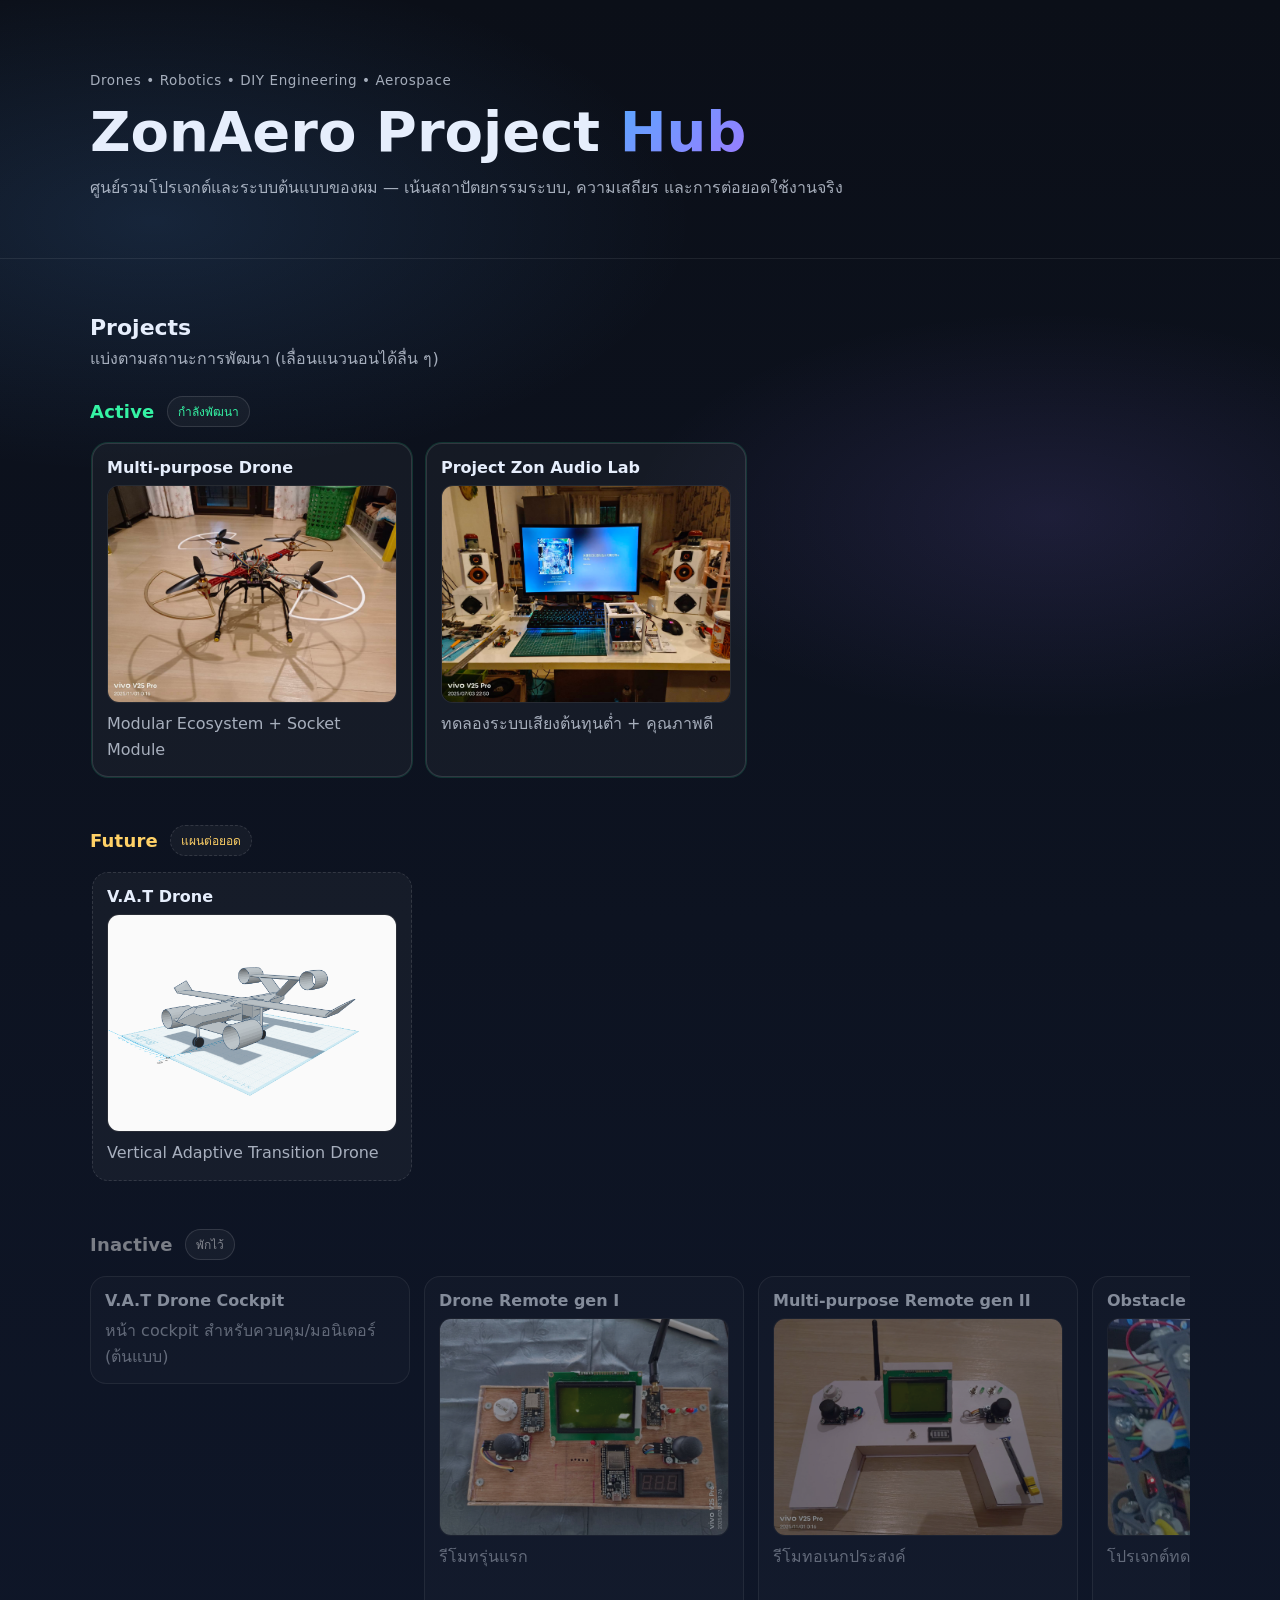
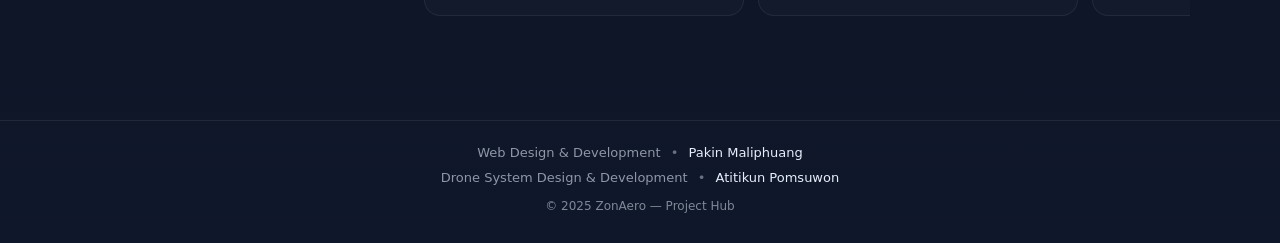
<file: index.html>
<!doctype html>
<html lang="th">
<head>
  <meta charset="UTF-8" />
  <meta name="viewport" content="width=device-width, initial-scale=1.0" />
  <title>ZonAero | Project Hub</title>
  <link rel="stylesheet" href="index.css" />
</head>

<body>
  <script src="index.js"></script>
  <audio id="bootSound" preload="auto">
    <source src="Tutu.mp3.mp3" type="audio/mpeg">
  </audio>
  <!-- HERO (Compact + Bigger Text) -->
  <header class="hero hero-compact" id="top">
    <div class="container">
      <div class="hero-mini reveal">
        <div class="hero-eyebrow">
          Drones • Robotics • DIY Engineering • Aerospace
        </div>

        <h1 class="hero-title">
          ZonAero Project <span>Hub</span>
        </h1>

        <p class="hero-sub">
          ศูนย์รวมโปรเจกต์และระบบต้นแบบของผม — เน้นสถาปัตยกรรมระบบ,
          ความเสถียร และการต่อยอดใช้งานจริง
        </p>
      </div>
    </div>
  </header>

  <main>
    <!-- PROJECTS -->
    <section class="section" id="projects">
      <div class="container">
        <h2 class="section-title reveal">Projects</h2>
        <p class="section-desc reveal">
          แบ่งตามสถานะการพัฒนา (เลื่อนแนวนอนได้ลื่น ๆ)
        </p>

        <!-- ACTIVE -->
        <div class="block reveal">
          <div class="block-head">
            <h3 class="block-title active">Active</h3>
            <span class="block-tag active">กำลังพัฒนา</span>
          </div>

          <div class="hlist" aria-label="Active projects">
            <a class="card-link" href="Multi_purpose_drone_infor.html">
              <div class="card project active">
                <h3>Multi-purpose Drone</h3>
                <img src="images/Multi_purpose_Drone.jpg" alt="Multi-purpose Drone">
                <p>Modular Ecosystem + Socket Module</p>
              </div>
            </a>

            <div class="card project active">
              <h3>Project Zon Audio Lab</h3>
              <img src="images/test1.jpg" alt="Zon Audio Lab">
              <p>ทดลองระบบเสียงต้นทุนต่ำ + คุณภาพดี</p>
            </div>
          </div>
        </div>

        <!-- FUTURE -->
        <div class="block reveal">
          <div class="block-head">
            <h3 class="block-title future">Future</h3>
            <span class="block-tag future">แผนต่อยอด</span>
          </div>

          <div class="hlist" aria-label="Future projects">
            <div class="card project future">
              <h3>V.A.T Drone</h3>
              <img src="images/vat-drone.jpg" alt="VAT Drone">
              <p>Vertical Adaptive Transition Drone</p>
            </div>
          </div>
        </div>

        <!-- INACTIVE -->
        <div class="block reveal">
          <div class="block-head">
            <h3 class="block-title inactive">Inactive</h3>
            <span class="block-tag inactive">พักไว้</span>
          </div>

          <div class="hlist" aria-label="Inactive projects">
            <!-- ถ้าคุณยังอยากเก็บ cockpit เป็น inactive ใส่ไว้ได้ -->
            <a class="card-link" href="VAT_Drone_Controll.html">
              <div class="card project inactive">
                <h3>V.A.T Drone Cockpit</h3>
                <p>หน้า cockpit สำหรับควบคุม/มอนิเตอร์ (ต้นแบบ)</p>
              </div>
            </a>

            <div class="card project inactive">
              <h3>Drone Remote gen I</h3>
              <img src="images/Multi_purpose_Remote.jpg" alt="Drone Remote gen I">
              <p>รีโมทรุ่นแรก</p>
            </div>

            <div class="card project inactive">
              <h3>Multi-purpose Remote gen II</h3>
              <img src="images/Remote_gen_2.jpg" alt="Multi-purpose Remote gen II">
              <p>รีโมทอเนกประสงค์</p>
            </div>

            <div class="card project inactive">
              <h3>Obstacle Avoid Robot</h3>
              <img src="images/what_the_fuxk.jpg" alt="Obstacle Avoid Robot">
              <p>โปรเจกต์ทดลอง</p>
            </div>

            <div class="card project inactive">
              <h3>สถานีตรวจวัดภัยธรรมชาติ</h3>
              <img src="images/plan_B.jpg" alt="Disaster Monitoring Station">
              <p>แนวคิดสถานีตรวจวัดภัยธรรมชาติ (Plan B)</p>
            </div>
          </div>
        </div>

      </div>
    </section>
  </main>

  <footer>
  <div class="container footer-credit">

    <div class="credit-line">
      <span class="role">Web Design & Development</span>
      <span class="dot">•</span>
      <span class="name">Pakin Maliphuang</span>
    </div>

    <div class="credit-line">
      <span class="role">Drone System Design & Development</span>
      <span class="dot">•</span>
      <span class="name">Atitikun Pomsuwon</span>
    </div>

    <p class="copyright">
      © 2025 ZonAero — Project Hub
    </p>

  </div>
</footer>
</body>
</html>
</file>
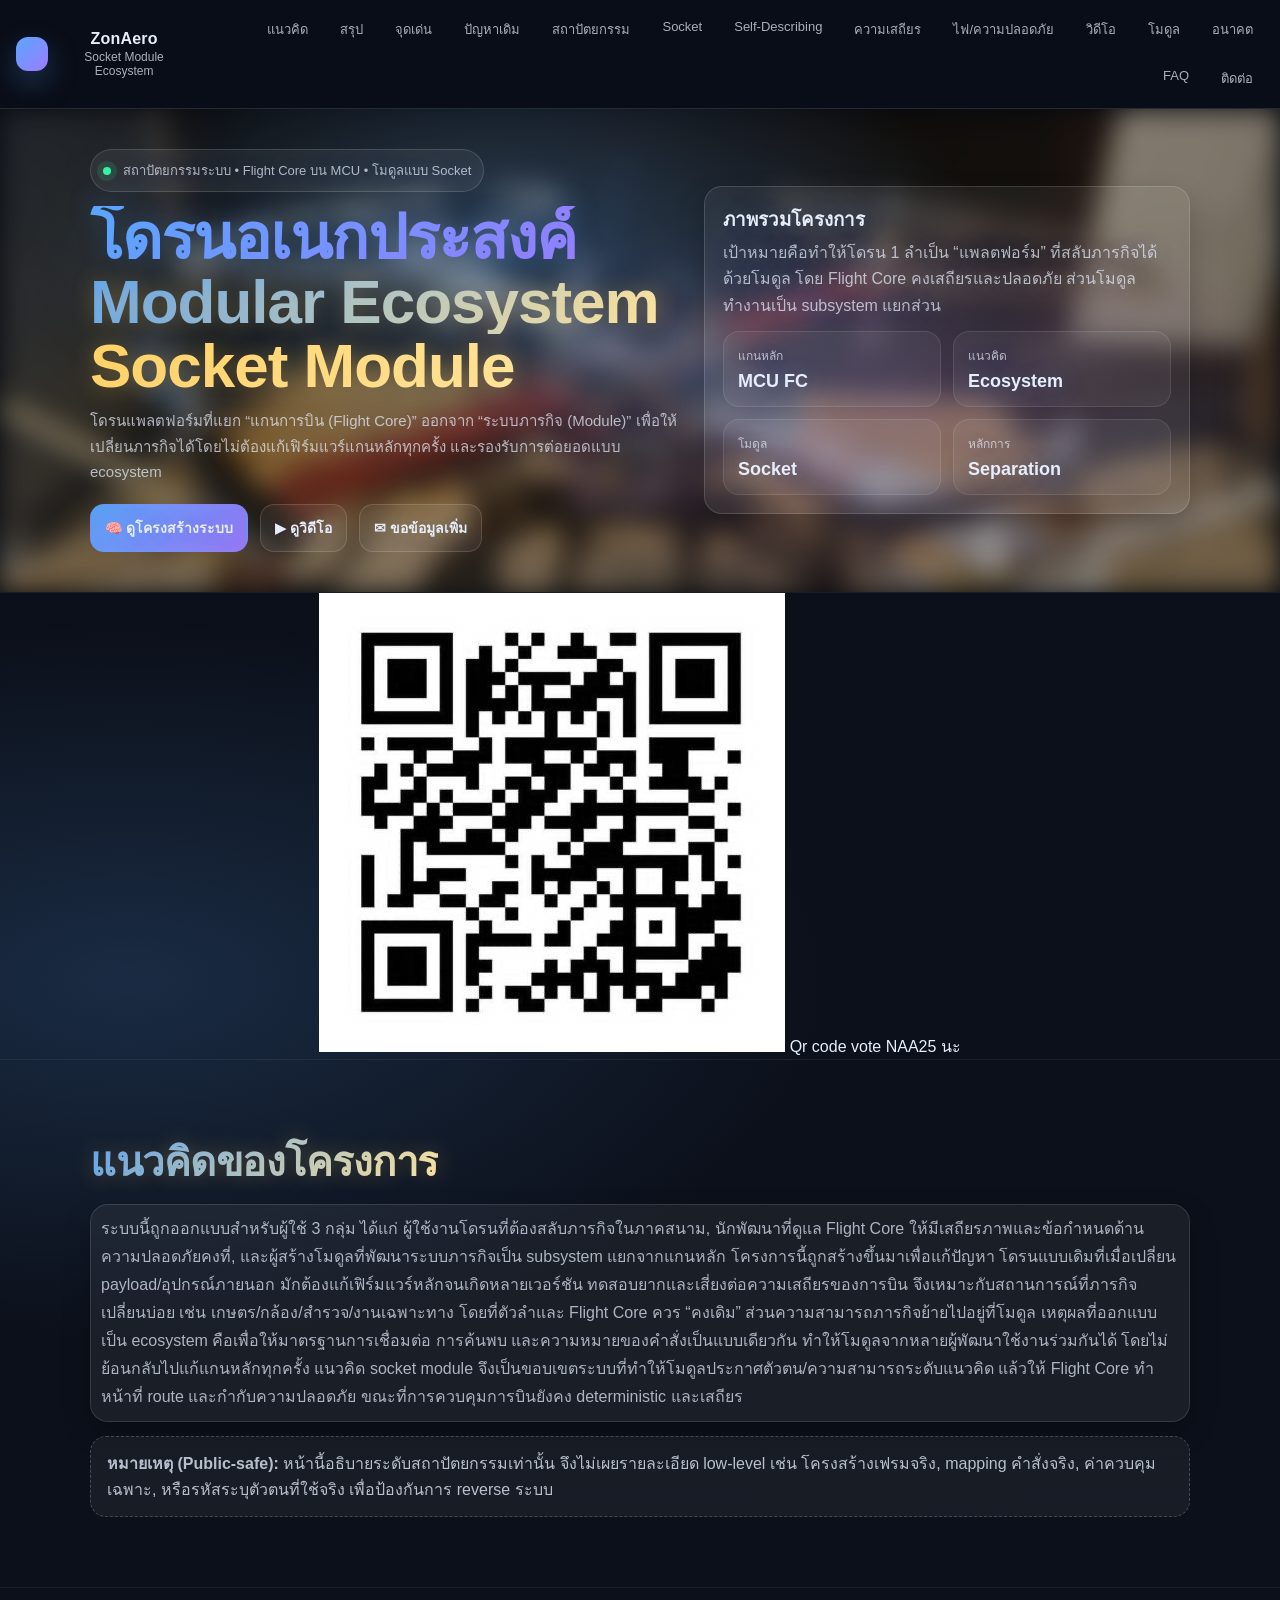
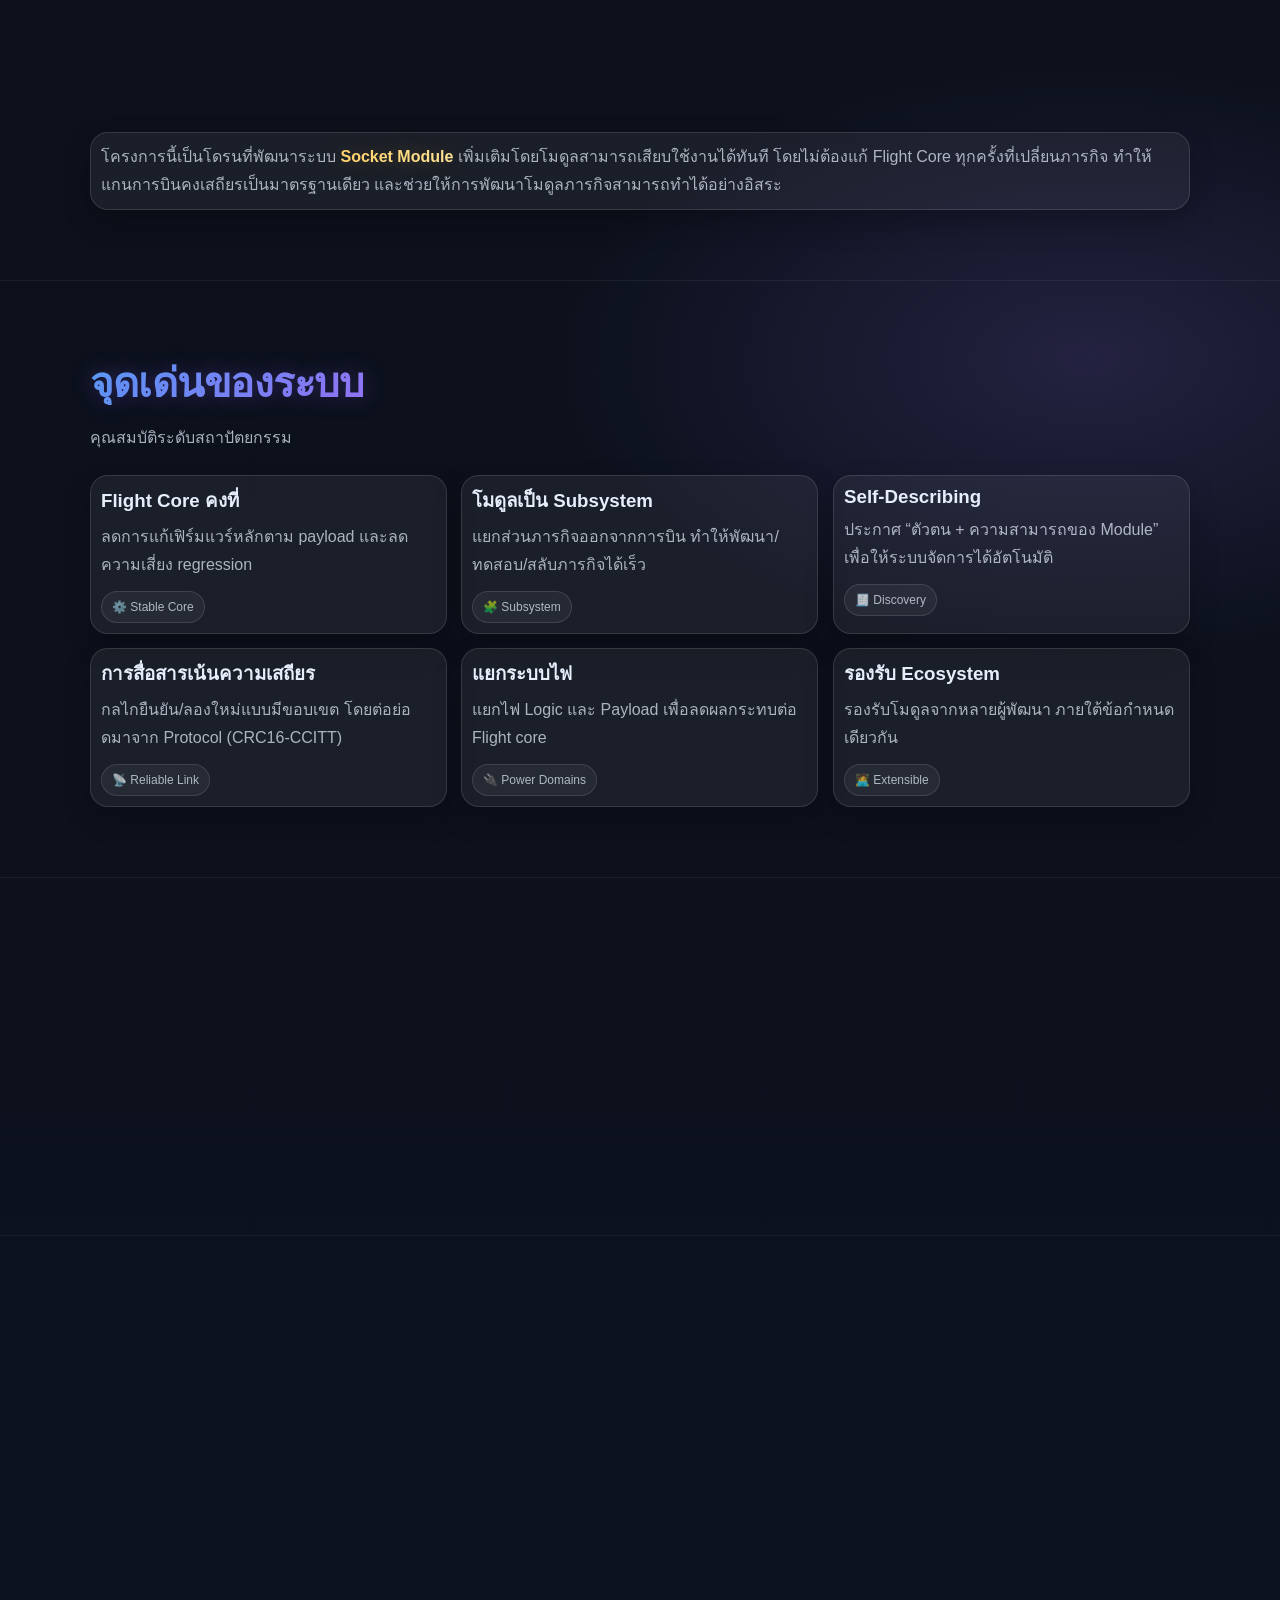
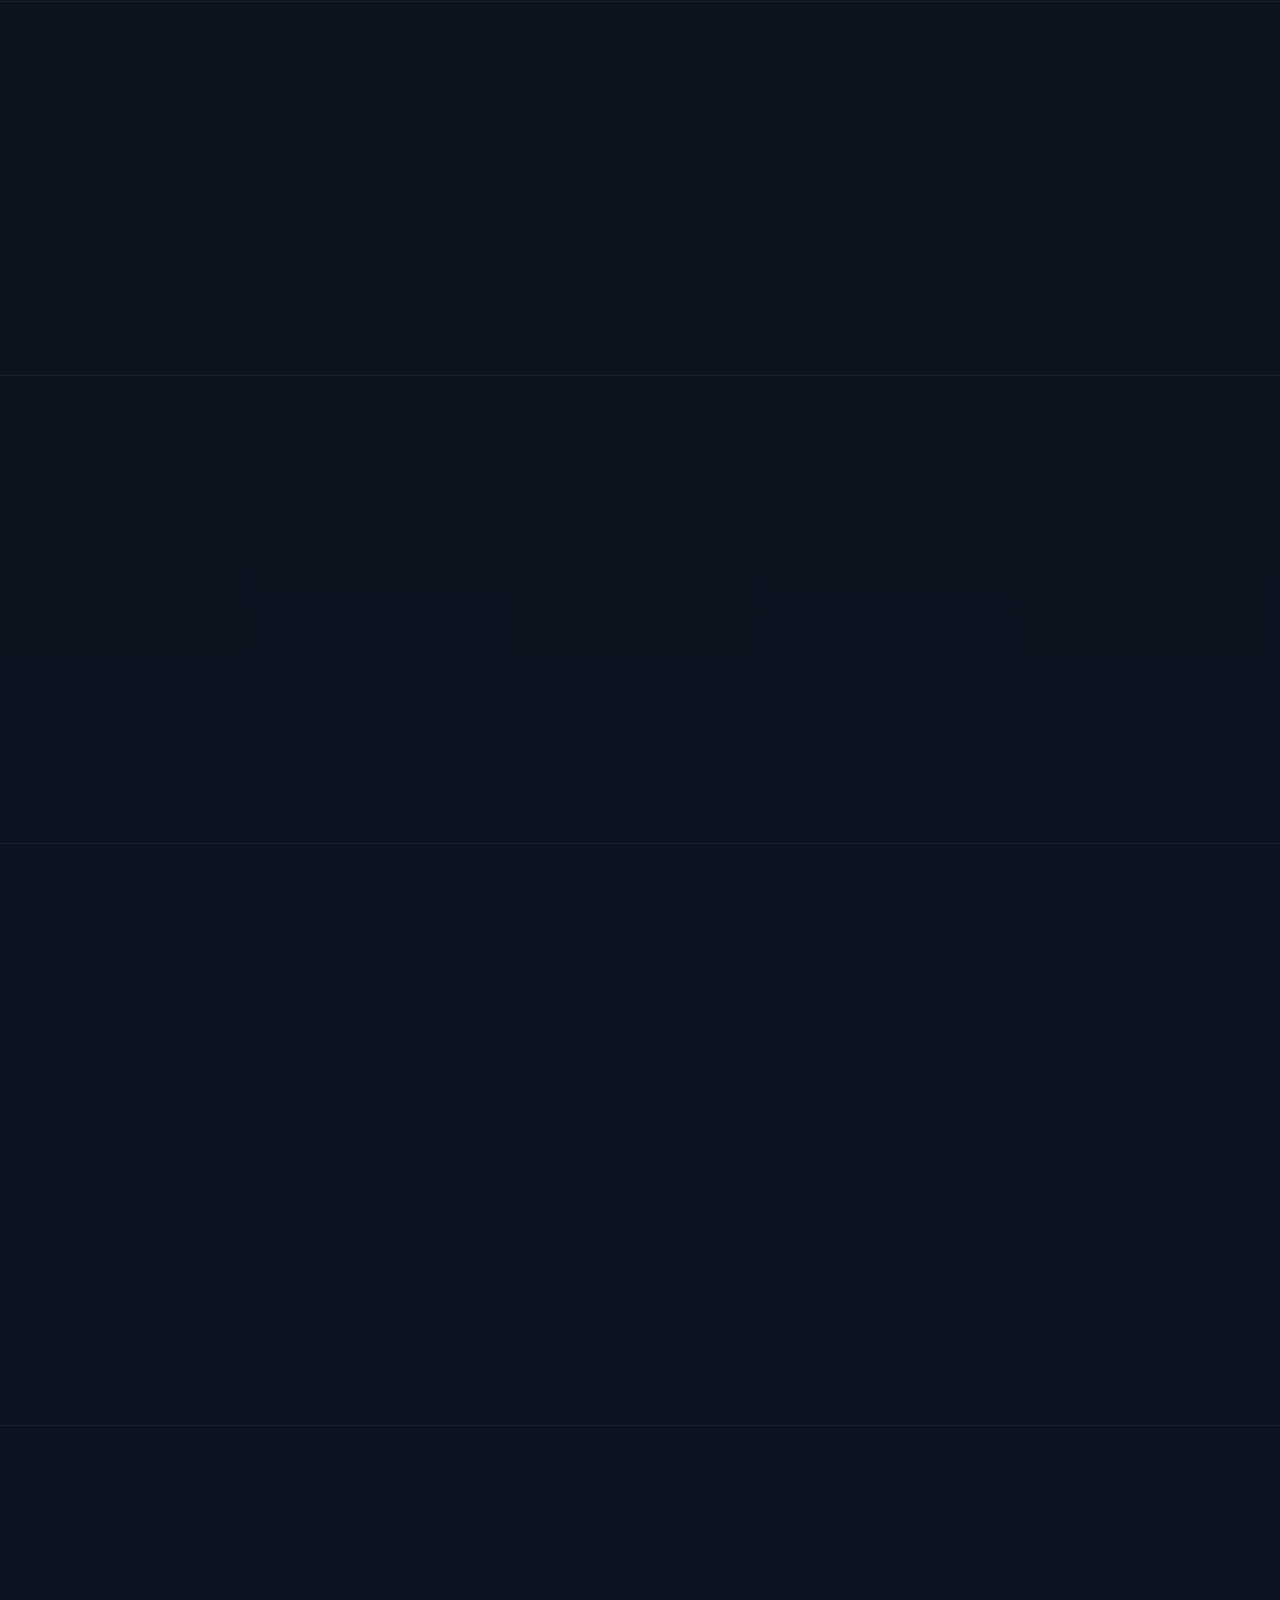
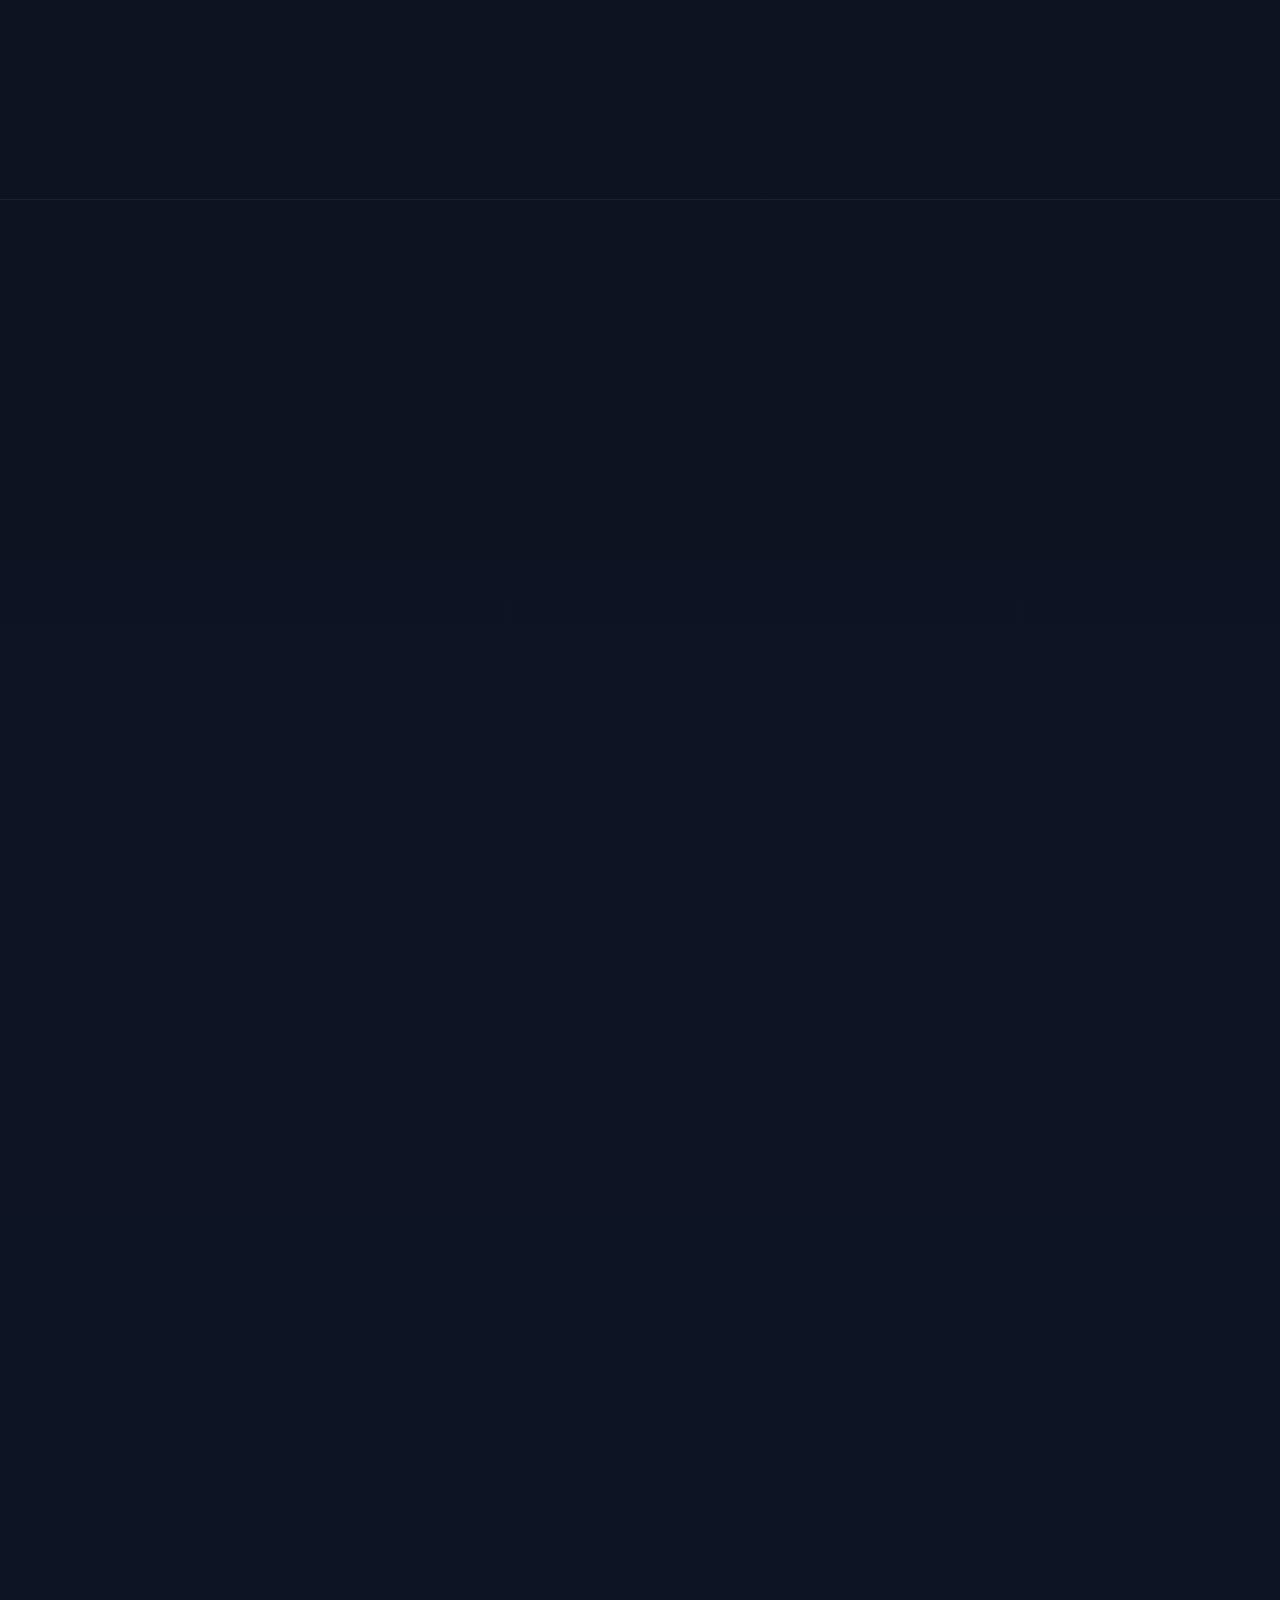
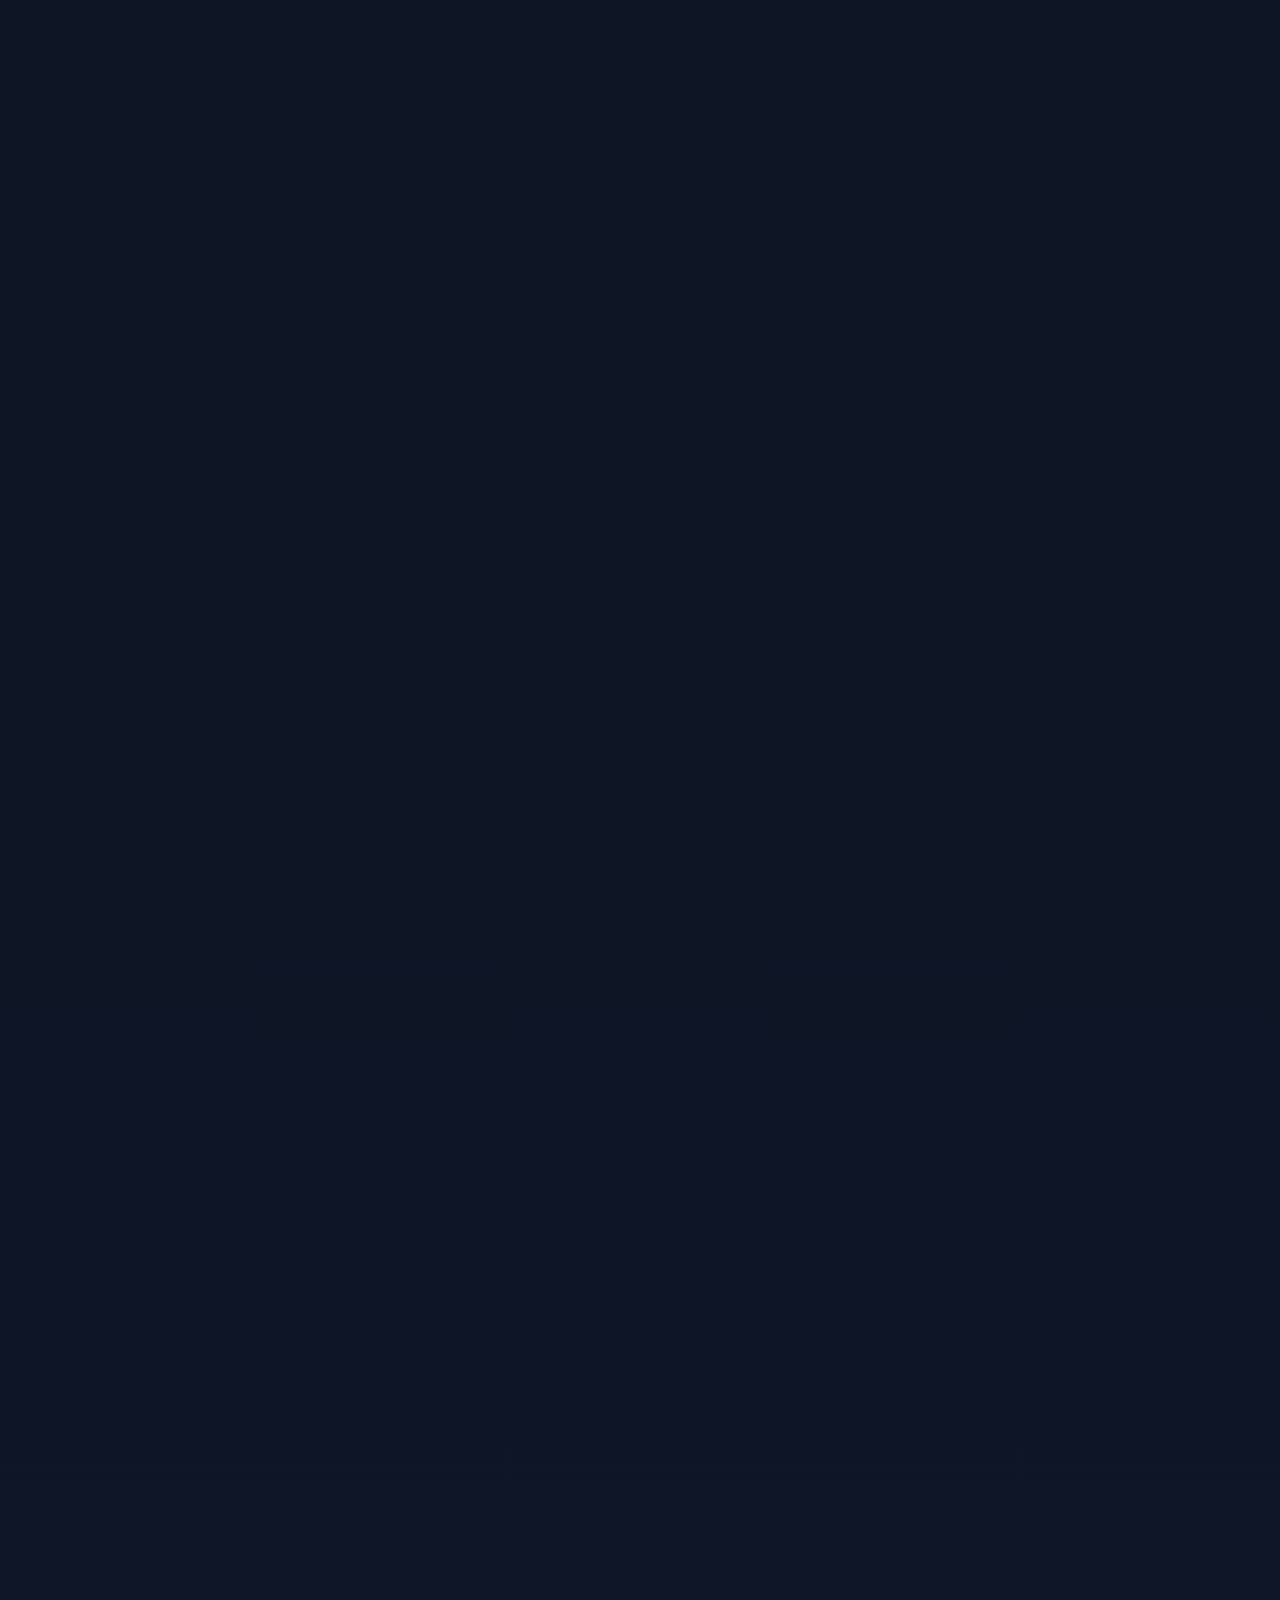
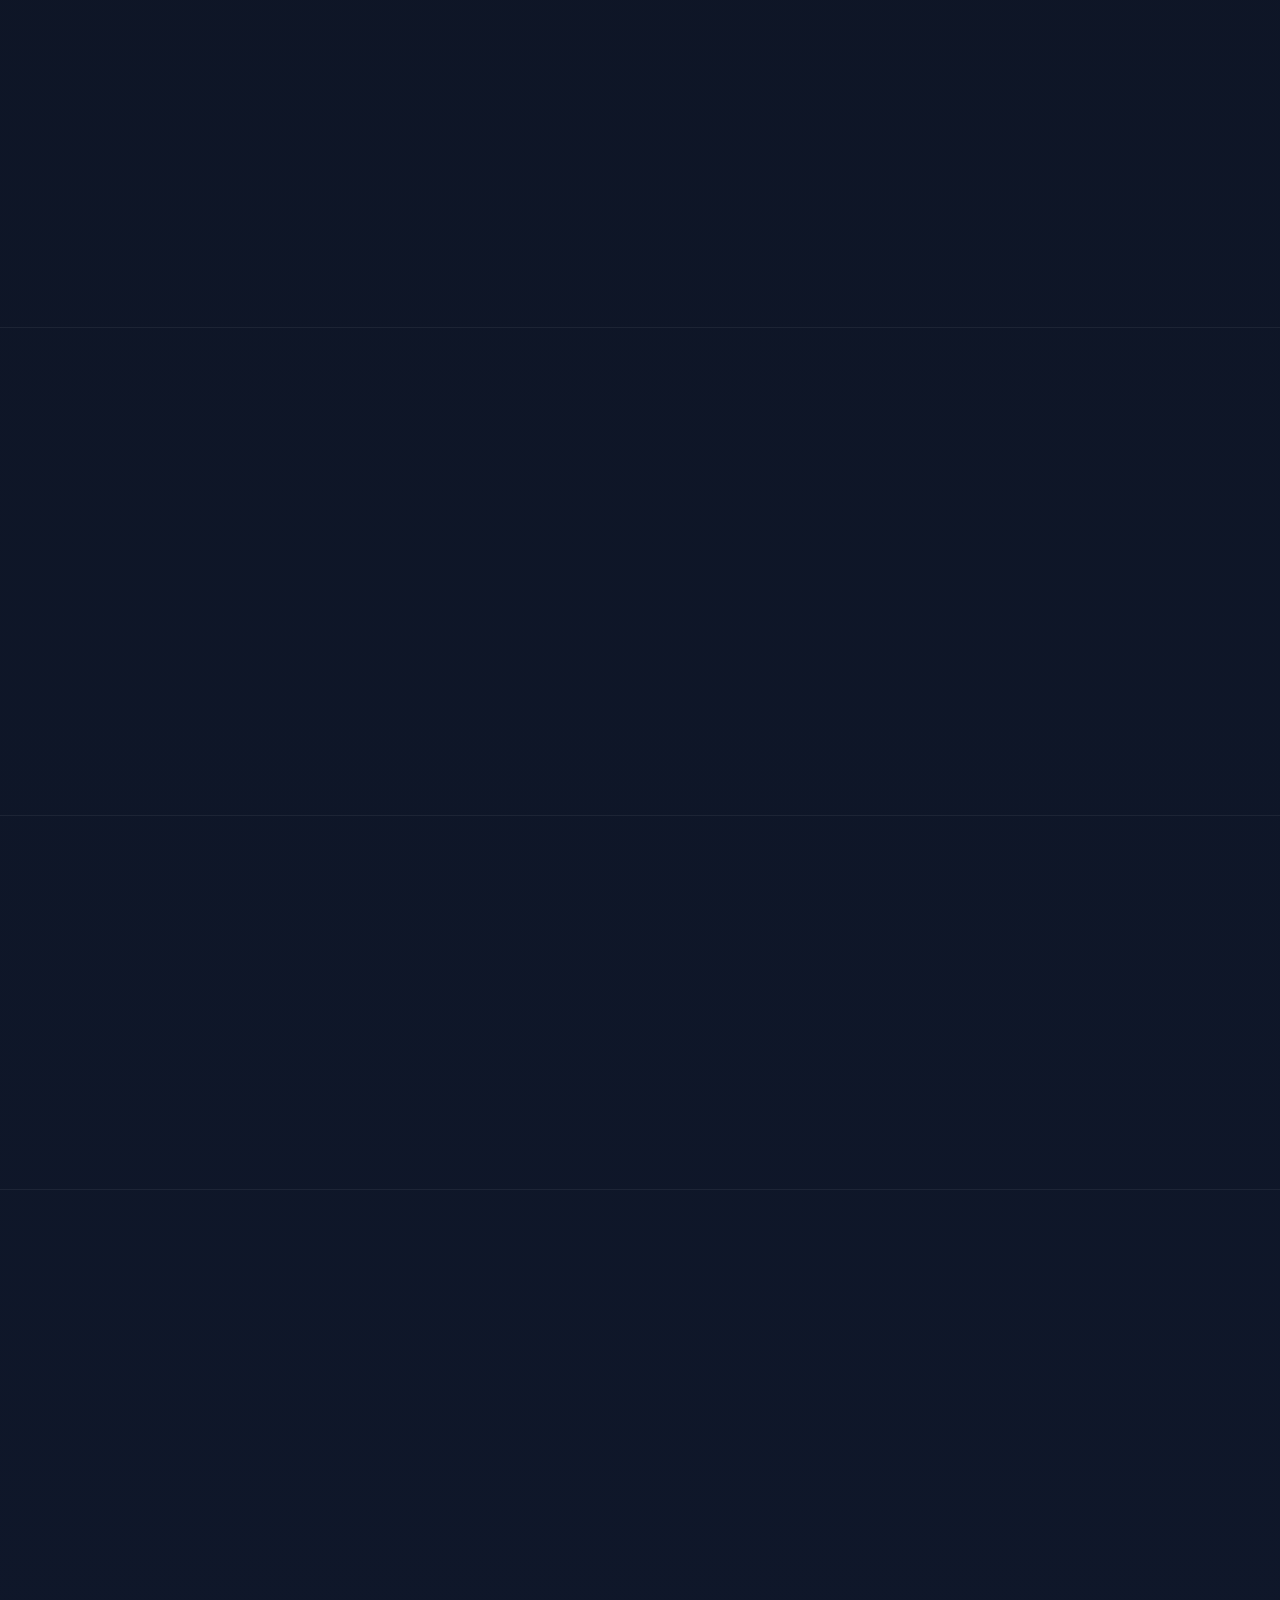
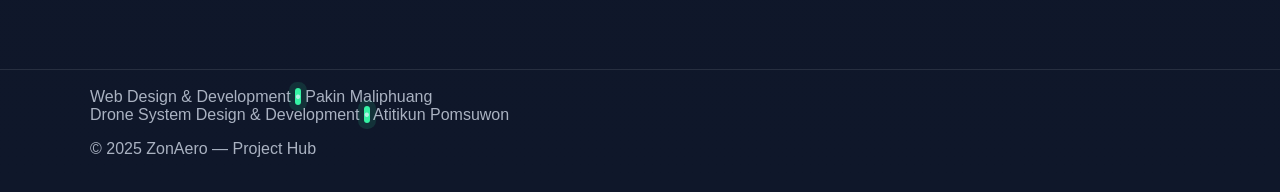
<file: Multi_purpose_drone_infor.html>
<!doctype html>
<html lang="th">
<head>
  <meta charset="UTF-8" />
  <meta name="viewport" content="width=device-width, initial-scale=1.0" />
  <title>ZonAero | Modular Drone Ecosystem</title>
  <link rel="stylesheet" href="Multi_purpose_drone_infor.css" />
</head>

<body>
  <!-- NAV -->
  <nav class="topnav reveal" data-delay="1">
    <a class="brand" href="index.html">
      <div class="brand-badge" aria-hidden="true"></div>
      <div>
        <div class="brand-title">ZonAero</div>
        <div class="brand-sub">Socket Module Ecosystem</div>
      </div>
    </a>

    <div class="navlinks">
      <a href="#concept">แนวคิด</a>
      <a href="#summary">สรุป</a>
      <a href="#key-features">จุดเด่น</a>
      <a href="#problem">ปัญหาเดิม</a>
      <a href="#architecture">สถาปัตยกรรม</a>
      <a href="#socket">Socket</a>
      <a href="#selfdesc">Self-Describing</a>
      <a href="#reliability">ความเสถียร</a>
      <a href="#power">ไฟ/ความปลอดภัย</a>
      <a href="#videos">วิดีโอ</a>
      <a href="#examples">โมดูล</a>
      <a href="#future">อนาคต</a>
      <a href="#faq">FAQ</a>
      <a href="#contact">ติดต่อ</a>
    </div>
  </nav>

  <!-- HERO -->
  <header class="hero" id="top">
    <!-- HeroBG: แบบไม่ fixed (ตามที่คุณต้องการก่อนหน้า) -->
    <div class="hero-bg reveal zoom" data-delay="1" aria-hidden="true"></div>

    <div class="container hero-inner">
      <div>
        <div class="hero-kicker reveal" data-delay="2">
          <span class="dot" aria-hidden="true"></span>
          สถาปัตยกรรมระบบ • Flight Core บน MCU • โมดูลแบบ Socket
        </div>

        <h1 class="hero-title reveal" data-delay="3">
          <span class="hero-accent">โดรนอเนกประสงค์</span><br/>
          <span class="Aerogold">Modular Ecosystem</span>
          <span class="gold">Socket Module</span>
        </h1>

        <p class="hero-sub reveal" data-delay="4">
          โดรนแพลตฟอร์มที่แยก “แกนการบิน (Flight Core)” ออกจาก “ระบบภารกิจ (Module)”
          เพื่อให้เปลี่ยนภารกิจได้โดยไม่ต้องแก้เฟิร์มแวร์แกนหลักทุกครั้ง และรองรับการต่อยอดแบบ ecosystem
        </p>

        <div class="hero-actions reveal" data-delay="5">
          <a class="btn primary" href="#architecture">🧠 ดูโครงสร้างระบบ</a>
          <a class="btn" href="#videos">▶ ดูวิดีโอ</a>
          <a class="btn" href="#contact">✉ ขอข้อมูลเพิ่ม</a>
        </div>
      </div>

      <aside class="hero-card reveal right" data-delay="3">
        <h3 style="margin:0 0 6px;">ภาพรวมโครงการ</h3>
        <p style="margin:0;color:rgba(230,238,252,.72);line-height:1.65;">
          เป้าหมายคือทำให้โดรน 1 ลำเป็น “แพลตฟอร์ม” ที่สลับภารกิจได้ด้วยโมดูล
          โดย Flight Core คงเสถียรและปลอดภัย ส่วนโมดูลทำงานเป็น subsystem แยกส่วน
        </p>

        <div class="statgrid">
          <div class="stat"><div class="k">แกนหลัก</div><div class="v">MCU FC</div></div>
          <div class="stat"><div class="k">แนวคิด</div><div class="v">Ecosystem</div></div>
          <div class="stat"><div class="k">โมดูล</div><div class="v">Socket</div></div>
          <div class="stat"><div class="k">หลักการ</div><div class="v">Separation</div></div>
        </div>
      </aside>
    </div>
  </header>

  <main>
    <!-- =========================
         (0) NEW: แนวคิดโครงการ (5W1H) - ภาษาไทย + ป้องกันความลับ
    ========================== -->
    
    <img src="Qr_voted.JPG">
     <h>Qr code vote NAA25 นะ</h>
    
    <section class="section" id="concept">
      <div class="container">
        <h2 class="section-title reveal" data-delay="1">
          <span class="Aerogold">แนวคิดของโครงการ</span>
        </h2>

        <div class="card reveal" data-delay="2">
          <p class="paragraph">
            ระบบนี้ถูกออกแบบสำหรับผู้ใช้ 3 กลุ่ม ได้แก่ ผู้ใช้งานโดรนที่ต้องสลับภารกิจในภาคสนาม,
            นักพัฒนาที่ดูแล Flight Core ให้มีเสถียรภาพและข้อกำหนดด้านความปลอดภัยคงที่,
            และผู้สร้างโมดูลที่พัฒนาระบบภารกิจเป็น subsystem แยกจากแกนหลัก โครงการนี้ถูกสร้างขึ้นมาเพื่อแก้ปัญหา
            โดรนแบบเดิมที่เมื่อเปลี่ยน payload/อุปกรณ์ภายนอก มักต้องแก้เฟิร์มแวร์หลักจนเกิดหลายเวอร์ชัน
            ทดสอบยากและเสี่ยงต่อความเสถียรของการบิน จึงเหมาะกับสถานการณ์ที่ภารกิจเปลี่ยนบ่อย เช่น เกษตร/กล้อง/สำรวจ/งานเฉพาะทาง
            โดยที่ตัวลำและ Flight Core ควร “คงเดิม” ส่วนความสามารถภารกิจย้ายไปอยู่ที่โมดูล เหตุผลที่ออกแบบเป็น ecosystem
            คือเพื่อให้มาตรฐานการเชื่อมต่อ การค้นพบ และความหมายของคำสั่งเป็นแบบเดียวกัน ทำให้โมดูลจากหลายผู้พัฒนาใช้งานร่วมกันได้
            โดยไม่ย้อนกลับไปแก้แกนหลักทุกครั้ง แนวคิด socket module จึงเป็นขอบเขตระบบที่ทำให้โมดูลประกาศตัวตน/ความสามารถระดับแนวคิด
            แล้วให้ Flight Core ทำหน้าที่ route และกำกับความปลอดภัย ขณะที่การควบคุมการบินยังคง deterministic และเสถียร
          </p>
        </div>

        <!-- NEW: ป้องกันความลับ -->
        <div class="notice reveal" data-delay="3">
          <b>หมายเหตุ (Public-safe):</b>
          หน้านี้อธิบายระดับสถาปัตยกรรมเท่านั้น จึงไม่เผยรายละเอียด low-level เช่น โครงสร้างเฟรมจริง,
          mapping คำสั่งจริง, ค่าควบคุมเฉพาะ, หรือรหัสระบุตัวตนที่ใช้จริง เพื่อป้องกันการ reverse ระบบ
        </div>
      </div>
    </section>

    <!-- (1) NEW: สรุปโครงการ -->
    <section class="section" id="summary">
      <div class="container">
        <h2 class="section-title reveal" data-delay="1">
          <span class="gold">สรุปโครงการ</span>
        </h2>
        <div class="card reveal" data-delay="2">
          <p class="paragraph">
            โครงการนี้เป็นโดรนที่พัฒนาระบบ <span class="gold">Socket Module</span> เพิ่มเติมโดยโมดูลสามารถเสียบใช้งานได้ทันที
            โดยไม่ต้องแก้ Flight Core ทุกครั้งที่เปลี่ยนภารกิจ ทำให้แกนการบินคงเสถียรเป็นมาตรฐานเดียว
            และช่วยให้การพัฒนาโมดูลภารกิจสามารถทำได้อย่างอิสระ
          </p>
        </div>
      </div>
    </section>

    <!-- NEW: Key Features -->
    <section class="section" id="key-features">
      <div class="container">
        <h2 class="section-title reveal" data-delay="1">
          <span class="Aeroblue">จุดเด่นของระบบ</span>
        </h2>
        <p class="section-desc reveal" data-delay="2">
          คุณสมบัติระดับสถาปัตยกรรม
        </p>

        <div class="grid3">
          <div class="card reveal left" data-delay="1">
            <h3>Flight Core คงที่</h3>
            <p>ลดการแก้เฟิร์มแวร์หลักตาม payload และลดความเสี่ยง regression</p>
            <div class="pill">⚙️ Stable Core</div>
          </div>

          <div class="card reveal" data-delay="2">
            <h3>โมดูลเป็น Subsystem</h3>
            <p>แยกส่วนภารกิจออกจากการบิน ทำให้พัฒนา/ทดสอบ/สลับภารกิจได้เร็ว</p>
            <div class="pill">🧩 Subsystem</div>
          </div>

          <div class="card reveal right" data-delay="3">
            <h3>Self-Describing</h3>
            <p>ประกาศ “ตัวตน + ความสามารถของ Module” เพื่อให้ระบบจัดการได้อัตโนมัติ</p>
            <div class="pill">🧾 Discovery</div>
          </div>

          <div class="card reveal left" data-delay="1">
            <h3>การสื่อสารเน้นความเสถียร</h3>
            <p>กลไกยืนยัน/ลองใหม่แบบมีขอบเขต โดยต่อย่อดมาจาก Protocol (CRC16-CCITT)</p>
            <div class="pill">📡 Reliable Link</div>
          </div>

          <div class="card reveal" data-delay="2">
            <h3>แยกระบบไฟ</h3>
            <p>แยกไฟ Logic และ Payload เพื่อลดผลกระทบต่อ Flight core</p>
            <div class="pill">🔌 Power Domains</div>
          </div>

          <div class="card reveal right" data-delay="3">
            <h3>รองรับ Ecosystem</h3>
            <p>รองรับโมดูลจากหลายผู้พัฒนา ภายใต้ข้อกำหนดเดียวกัน</p>
            <div class="pill">🧑‍💻 Extensible</div>
          </div>
        </div>
      </div>
    </section>

    <!-- (2) NEW: ปัญหาเดิม -->
    <section class="section" id="problem">
      <div class="container">
        <h2 class="section-title reveal" data-delay="1">
          <span class="Radddddddd">ปัญหาของโดรนแบบเดิม</span>
        </h2>
        <div class="grid2">
          <div class="card reveal left" data-delay="1">
            <h3>การแก้เฟิร์มแวร์เมื่อเปลี่ยนอุปกรณ์</h3>
            <p>
              เมื่อเปลี่ยน payload หรืออุปกรณ์ภายนอก มักต้องแก้ตรรกะ/การจัดการความปลอดภัยในเฟิร์มแวร์หลัก
              ส่งผลให้เกิดหลายเวอร์ชัน ทดสอบยาก และเพิ่มความเสี่ยงต่อความเสถียรของการบิน
            </p>
          </div>
          <div class="card reveal right" data-delay="2">
            <h3>ข้อจำกัดของโดรนเชิงภารกิจแบบตายตัว</h3>
            <p>
              โดรนจำนวนมากถูกออกแบบให้เหมาะกับภารกิจเดียว การเปลี่ยนภารกิจมักต้องเปลี่ยนทั้งลำหรือสร้างระบบใหม่
              ทำให้ไม่สามารถใช้เป็น “แพลตฟอร์มร่วม” ได้
            </p>
          </div>
        </div>
      </div>
    </section>

    <!-- (3) NEW: สถาปัตยกรรม -->
    <section class="section" id="architecture">
      <div class="container">
        <h2 class="section-title reveal" data-delay="1"><span class="Aeroblue">สถาปัตยกรรมระบบ</span></h2>
        <p class="section-desc reveal" data-delay="2">
          โครงสร้าง: <b>รีโมท → โดรน → โมดูล</b> โดยรีโมทส่งความตั้งใจผู้ใช้และคำสั่งภารกิจ,
          Flight Core ตรวจสอบ/กำกับความปลอดภัย และ route ไปยังโมดูล,
          โมดูลทำงานภารกิจและส่งสถานะกลับเพื่อการแสดงผล/บันทึก
        </p>

        <div class="card reveal" data-delay="3">
          <div class="mono">
            รีโมท → (คำสั่ง/โหมด) → Flight Core (Safety + Routing) → โมดูล (Subsystem) → Payload
            <br/>
            Telemetry/Status ← โมดูล ← Flight Core (Aggregation) ← รีโมท/บันทึกข้อมูล
          </div>
        </div>
      </div>
    </section>

    <!-- (4) NEW: Socket Module -->
    <section class="section" id="socket">
      <div class="container">
        <h2 class="section-title reveal" data-delay="1"> 
          <span class="Aerogold">แนวคิด</span> 
          <span class="gold">Socket Module</span>
        </h2>
        <div class="grid2">
          <div class="card reveal left" data-delay="1">
            <h3>Plug-and-play</h3>
            <p>โมดูลถูกออกแบบให้เชื่อมต่อเข้าระบบได้ตามมาตรฐานเดียวกัน และใช้งานได้โดยไม่ต้องแก้ Flight Core</p>
            <div class="pill">🧲 Plug-and-play</div>
          </div>
          <div class="card reveal right" data-delay="2">
            <h3>โมดูลเป็น subsystem แยกจาก flight core</h3>
            <p>Flight Core คุมการบินและ safety gating ส่วนโมดูลรับผิดชอบภารกิจภายใต้ขอบเขตความสามารถที่ประกาศไว้</p>
            <div class="pill">⚙️ Boundary</div>
          </div>
        </div>
      </div>
    </section>

    <!-- (5) NEW: Self-describing (ปกปิดข้อมูลจริง) -->
    <section class="section" id="selfdesc">
      <div class="container">
        <h2 class="section-title reveal" data-delay="1">
          <span class="Aerogold">โมดูลแบบอธิบายตัวเอง </span>
          <span class="gold">(Self-describing Module)</span>
        </h2>
        <p class="section-desc reveal" data-delay="2">
          โมดูลประกาศ “ตัวตน + แผนที่ความสามารถ” เพื่อให้ระบบรู้ว่ารองรับฟังก์ชันประเภทใด โดยหน้าเว็บนี้ใช้ตัวอย่างเชิงแนวคิดและปกปิดค่าที่ใช้จริง
        </p>

        <div class="grid2">
          <div class="card reveal left" data-delay="1">
            <h3>ตัวอย่างเชิงแนวคิด (Portfolio-safe)</h3>
            <pre class="codebox"><code>Module Identity   = [REDACTED]
Capability Map    = [ABSTRACTED TYPES ONLY]</code></pre>
            <div class="pill">🔒 Public-safe</div>
          </div>

          <div class="card reveal right" data-delay="2">
            <h3>ประเภทความสามารถ (ตัวอย่าง)</h3>
            <ul class="list">
              <li><b>ช่วงค่า (Range)</b> เช่น 0–180 สำหรับมุมเซอร์โว</li>
              <li><b>สถานะ (Boolean)</b> เช่น เปิด/ปิด</li>
              <li><b>ไม่มีฟังก์ชัน</b> สำหรับช่องที่ไม่ได้ใช้งาน</li>
            </ul>
            <div class="pill">🧾 Type-based</div>
          </div>
        </div>
      </div>
    </section>

    <!-- (6) NEW: ความเสถียรการสื่อสาร -->
    <section class="section" id="reliability">
      <div class="container">
        <h2 class="section-title reveal" data-delay="1">
          <span class="Aeroblue">ความเสถียรของการสื่อสาร</span>
        </h2>

        <p class="section-desc reveal" data-delay="2">
          ระบบยึดแนวคิดการสื่อสารที่ตรวจสอบได้ เพื่อป้องกันคำสั่งผิดพลาดและลดความเสี่ยงจากการเชื่อมต่อที่ไม่เสถียร
        </p>

        <div class="grid3">
          <div class="card reveal left" data-delay="1">
            <h3>Serial Protocol</h3>
            <p>มีโครงสร้างการส่งข้อมูลเป็นเฟรมเพื่อแยกคำสั่ง/ข้อมูล (ไม่เปิดโครงสร้างจริง)</p>
            <div class="pill">🧵 Framing</div>
          </div>

          <div class="card reveal" data-delay="2">
            <h3>CRC16</h3>
            <p>ตรวจสอบความถูกต้องของข้อมูลก่อนนำไปใช้ ลดผลกระทบจากสัญญาณรบกวน</p>
            <div class="pill">✅ Integrity</div>
          </div>

          <div class="card reveal right" data-delay="3">
            <h3>ACK / NACK</h3>
            <p>กลไกตอบรับเพื่อยืนยันการรับส่ง และรองรับการลองใหม่แบบมีขอบเขต</p>
            <div class="pill">↩️ Confirm</div>
          </div>

          <div class="card reveal left" data-delay="1">
            <h3>Timeout / Retry</h3>
            <p>กำหนดเวลารอและการลองใหม่แบบจำกัด เพื่อให้พฤติกรรมระบบคาดเดาได้</p>
            <div class="pill">⏱️ Bounded</div>
          </div>

          <div class="card reveal" data-delay="2">
            <h3>Failsafe</h3>
            <p>เมื่อโมดูลผิดปกติ ระบบสามารถลดระดับภารกิจได้ โดยยังคงความปลอดภัยการบิน</p>
            <div class="pill">🛡 Safe</div>
          </div>

          <div class="card reveal right" data-delay="3">
            <h3>State Handling</h3>
            <p>จัดการการเชื่อมต่อแบบสถานะเพื่อลดพฤติกรรมไม่กำหนดแน่ชัด</p>
            <div class="pill">📐 States</div>
          </div>
        </div>
      </div>
    </section>

    <!-- (7) NEW: ไฟ/ความปลอดภัย -->
    <section class="section" id="power">
      <div class="container">
        <h2 class="section-title reveal" data-delay="1">
          <span class="Radddddddd">ความปลอดภัยและระบบไฟ</span>
        </h2>

        <div class="grid2">
          <div class="card reveal left" data-delay="1">
            <h3>แยกไฟ Logic และ Payload</h3>
            <p>
              แยกไฟเลี้ยง Logic ออกจากไฟ Payload เพื่อลดการรบกวนข้ามโดเมน และลดโอกาสที่โหลดภารกิจจะกระทบระบบควบคุมหลัก
            </p>
            <div class="pill">🔋 Separation</div>
          </div>

          <div class="card reveal right" data-delay="2">
            <h3>แนวคิดการตัดไฟโมดูลเมื่อผิดปกติ (อนาคต)</h3>
            <p>
              วางสถาปัตยกรรมให้รองรับการแยกความเสียหาย (fault isolation) โดยไม่เปิดเผยรายละเอียดวงจร/เงื่อนไขจริงบนหน้าเว็บ
            </p>
            <div class="pill">⚠️ Future</div>
          </div>
        </div>
      </div>
    </section>

    <!-- VIDEO -->
    <section class="section" id="videos">
  <div class="container">
    <h2 class="section-title reveal" data-delay="1">วิดีโอสาธิต (Videos)</h2>
    <p class="section-desc reveal" data-delay="2">
      ตัวอย่างการทำงาน/การทดสอบ (นำเสนอระดับภาพรวม ไม่เผยรายละเอียด low-level)
    </p>

    <!-- Video 1 -->
    <div class="card reveal" data-delay="3">
      <h3 style="margin:0 0 10px;">
        <span class="dot" aria-hidden="true">|</span> - Test Flight (Camera Module)
      </h3>
      <video class="video-center reveal zoom" data-delay="2"
             data-autoplay loop muted playsinline preload="metadata">
        <source src="video/noise.mp4" type="video/mp4" />
        เบราว์เซอร์ของคุณไม่รองรับวิดีโอ
      </video>
    </div>

    <div style="height:18px;"></div>

    <!-- Video 2 -->
    <div class="card reveal" data-delay="3">
      <h3 style="margin:0 0 10px;">
        <span class="dot" aria-hidden="true">|</span> - Test Flight (Agriculture Module)
      </h3>
      <video class="video-center reveal zoom" data-delay="2"
             data-autoplay loop muted playsinline preload="metadata">
        <source src="video/idk.mp4" type="video/mp4" />
        เบราว์เซอร์ของคุณไม่รองรับวิดีโอ
      </video>
    </div>

    <div style="height:18px;"></div>

    <!-- Video 3  -->
    <div class="card reveal" data-delay="3">
      <h3 style="margin:0 0 10px;">
        <span class="dot" aria-hidden="true">|</span> - การเชื่อมต่อ Agriculture Module
      </h3>
      <video class="video-center reveal zoom" data-delay="2"
             data-autoplay loop muted playsinline preload="metadata">
        <source src="video/supergolf.mp4" type="video/mp4" />
        เบราว์เซอร์ของคุณไม่รองรับวิดีโอ
      </video>
    </div>

    <div style="height:18px;"></div>

    <!-- Video 4 (NEW) -->
    <div class="card reveal" data-delay="3">
      <h3 style="margin:0 0 10px;">
        <span class="dot" aria-hidden="true">|</span>
         - การเชื่อมต่อ Agriculture Module Test บินจริง
      </h3>
      <video class="video-center reveal zoom" data-delay="2"
             data-autoplay loop muted playsinline preload="metadata">
        <source src="video/danger.mp4" type="video/mp4" />
        เบราว์เซอร์ของคุณไม่รองรับวิดีโอ
      </video>
    </div>

    <div style="height:18px;"></div>

    <!-- Video 5 (NEW) -->
    <div class="card reveal" data-delay="3">
      <h3 style="margin:0 0 10px;">
        <span class="dot" aria-hidden="true">|</span> - การเชื่อมต่อ Camera Module
      </h3>
      <video class="video-center reveal zoom" data-delay="2"
             data-autoplay loop muted playsinline preload="metadata">
        <source src="video/golf.mp4" type="video/mp4" />
        เบราว์เซอร์ของคุณไม่รองรับวิดีโอ
      </video>
    </div>
  </div>
</section>


    <!-- (8) NEW: ตัวอย่างโมดูล -->
<section class="section" id="examples">
  <div class="container">
    <h2 class="section-title reveal">
      <span class="Aeroblue">ตัวอย่าง Module</span>
    </h2>
    <p class="section-desc reveal">ตัวอย่างโมดูลในเชิงแนวคิด</p>

    <!-- GRID แนวนอน -->
    <div class="module-grid reveal">

      <div class="card module">
        <img src="images/kak2.jpg" alt="Agriculture Module">
        <h3>โมดูลเกษตร</h3>
        <p>ควบคุมปั๊ม / รีเลย์</p>
      </div>

      <div class="card module">
        <img src="images/kak1.jpg" alt="Camera Module">
        <h3>โมดูลกล้อง</h3>
        <p>Servo 2 แกน</p>
      </div>

      <div class="card module">
        <img src="images/kak3.png" alt="Custom Module">
        <h3>Custom Module</h3>
        <p>พัฒนาโดยผู้ใช้</p>
      </div>

    </div>
  </div>
</section>




    <!-- (9) NEW: อนาคต -->
    <section class="section" id="future">
      <div class="container">
        <h2 class="section-title reveal" data-delay="1">
          <span class="Aerogold">แผนพัฒนาในอนาคต</span>
        </h2>

        <div class="grid3">
          <div class="card reveal left" data-delay="1">
            <h3>UAV</h3>
            <p>ขยายระบบโมดูลให้รองรับภารกิจ UAV ที่หลากหลายขึ้น</p>
            <div class="pill">✈️</div>
          </div>

          <div class="card reveal" data-delay="2">
            <h3>AUV</h3>
            <p>นำแนวคิด modular ไปสู่ยานใต้น้ำ โดยคงหลักการ subsystem</p>
            <div class="pill">🌊</div>
          </div>

          <div class="card reveal right" data-delay="3">
            <h3>หุ่นยนต์แบบ Modular Ecosystem</h3>
            <p>ต่อยอด ecosystem ไปยังระบบหุ่นยนต์และแพลตฟอร์มอื่น</p>
            <div class="pill">🤖</div>
          </div>
        </div>
      </div>
    </section>

    <!-- FAQ -->
    <section class="section" id="faq">
      <div class="container">
        <h2 class="section-title reveal" data-delay="1">
          <span class="Radddddddd">FAQ</span>
        </h2>
        <p class="section-desc reveal" data-delay="2">
          คำถามที่พบบ่อย (ปรับให้ปลอดภัยต่อการเผยแพร่)
        </p>

        <div class="faq">
          <details class="card reveal" data-delay="1">
            <summary>โมดูลใหม่ต้องแก้ Flight Core ไหม?</summary>
            <p class="faq-body">
              เป้าหมายคือไม่ต้องแก้ โดยยึดการประกาศความสามารถและการ route ของระบบภายใต้กติกาเดียวกัน
            </p>
          </details>

          <details class="card reveal" data-delay="2">
            <summary>ทำไมหน้าเว็บไม่เปิดรายละเอียดโปรโตคอล?</summary>
            <p class="faq-body">
              เพื่อป้องกันการ reverse ระบบ หน้านี้จึงอธิบายระดับสถาปัตยกรรมเท่านั้น
            </p>
          </details>

          <details class="card reveal" data-delay="3">
            <summary>ระบบรับมือการสื่อสารไม่เสถียรอย่างไร?</summary>
            <p class="faq-body">
              ระบบมีแนวคิดตรวจสอบความถูกต้องของข้อมูล และมีแนวทาง failsafe เพื่อคงความปลอดภัยการบิน
            </p>
          </details>

          <details class="card reveal" data-delay="4">
            <summary>ทำไมต้องแยกไฟ Logic กับ Payload?</summary>
            <p class="faq-body">
              เพื่อลดการรบกวนข้ามโดเมน และลดโอกาสที่โหลดภารกิจจะกระทบแกนควบคุมหลัก
            </p>
          </details>

          <details class="card reveal" data-delay="5">
            <summary>ผู้ใช้ภายนอกพัฒนาโมดูลเองได้ไหม?</summary>
            <p class="faq-body">
              ได้ในเชิงแนวคิด หากทำตามมาตรฐานการประกาศความสามารถและข้อกำหนดด้านความปลอดภัยของระบบ
            </p>
          </details>
        </div>
      </div>
    </section>

<footer>
  <div class="container footer-credit">

    <div class="credit-line">
      <span class="role">Web Design & Development</span>
      <span class="dot">•</span>
      <span class="name">Pakin Maliphuang</span>
    </div>

    <div class="credit-line">
      <span class="role">Drone System Design & Development</span>
      <span class="dot">•</span>
      <span class="name">Atitikun Pomsuwon</span>
    </div>

    <p class="copyright">
      © 2025 ZonAero — Project Hub
    </p>

  </div>
</footer>


  <script src="reveal.js"></script>
</body>
</html>
</file>
<file: index.css>
:root{
  --bg:#0b0f18;
  --bg2:#0f172a;
  --text:#e6eefc;
  --muted: rgba(230,238,252,.7);
  --line: rgba(255,255,255,.12);
  --brand:#5aa7ff;
  --brand2:#9b7bff;

  --active:#35f3a4;
  --future:#ffd166;
  --inactive:rgba(255,255,255,.45);

  --radius:16px;
}

*{ box-sizing:border-box; }

html{
  overflow-x:hidden;
  overflow-y:auto;
  scroll-behavior:auto;
}

body{
  margin:0;
  font-family: system-ui, Arial, sans-serif;
  background:
    radial-gradient(900px 420px at 12% 12%, rgba(90,167,255,.14), transparent 60%),
    radial-gradient(700px 340px at 82% 28%, rgba(155,123,255,.12), transparent 60%),
    linear-gradient(180deg, var(--bg), var(--bg2));
  color:var(--text);
}

/* ---------- HERO (compact แต่ใหญ่ขึ้น) ---------- */
.hero-compact{
  padding: 72px 0 56px;
  border-bottom: 1px solid rgba(255,255,255,.08);
}

.container{
  width:min(1100px, 92vw);
  margin:auto;
}

.hero-mini{
  max-width: 860px;
}

.hero-eyebrow{
  font-size: 13.5px;
  letter-spacing: .6px;
  color: var(--muted);
  margin-bottom: 14px;
}

.hero-title{
  margin:0 0 12px;
  font-size: clamp(36px, 5.2vw, 56px);
  line-height: 1.08;
}

.hero-title span{
  background: linear-gradient(135deg, var(--brand), var(--brand2));
  -webkit-background-clip:text;
  background-clip:text;
  color:transparent;
}

.hero-sub{
  margin:0;
  color: var(--muted);
  line-height: 1.75;
  max-width: 760px;
  font-size: 16px;
}

/* ---------- Sections ---------- */
.section{
  padding: 56px 0;
}

.section-title{
  margin:0 0 6px;
  font-size: 22px;
}

.section-desc{
  margin:0 0 24px;
  color: var(--muted);
  line-height: 1.6;
}

/* กัน parent ปิดการเลื่อนโดยไม่ตั้งใจ */
.section, .container, .block{
  overflow: visible;
}

/* ---------- Blocks ---------- */
.block{ margin-bottom: 36px; }

.block-head{
  display:flex;
  align-items:center;
  gap:12px;
  margin-bottom: 10px;
}

.block-title{
  margin:0;
  font-size: 18px;
  letter-spacing: .2px;
}

.block-title.active{ color: var(--active); }
.block-title.future{ color: var(--future); }
.block-title.inactive{ color: var(--inactive); }

.block-tag{
  font-size: 12px;
  padding: 5px 10px;
  border-radius: 999px;
  border:1px solid var(--line);
  background: rgba(255,255,255,.04);
}

.block-tag.active{ color: var(--active); }
.block-tag.future{ color: var(--future); border-style:dashed; }
.block-tag.inactive{ color: var(--inactive); }

/* ---------- Horizontal list (FIX: เลื่อนได้จริง) ---------- */
.hlist{
  display:flex;
  gap:14px;

  overflow-x: auto !important;
  overflow-y: hidden;

  padding: 6px 2px 12px;

  /* ลื่นบนมือถือ/ทัชแพด */
  -webkit-overflow-scrolling: touch;
  scroll-behavior: smooth;

  /* สำคัญ: ให้ gesture ไปทาง X ได้จริง */
  touch-action: pan-x;
  overscroll-behavior-x: contain;

  /* snap ให้ดูพรีเมียม */
  scroll-snap-type:x mandatory;
}

.hlist > *{
  flex: 0 0 auto;         /* สำคัญ: กันยุบ */
  scroll-snap-align:start;
}

/* scrollbar แนวนอนแบบสุภาพ */
.hlist::-webkit-scrollbar{ height: 8px; }
.hlist::-webkit-scrollbar-track{ background: transparent; }
.hlist::-webkit-scrollbar-thumb{
  background: rgba(255,255,255,.14);
  border-radius: 999px;
}

/* ---------- Cards ---------- */
.card{
  width: min(320px, 82vw);
  border:1px solid rgba(255,255,255,.12);
  border-radius: var(--radius);
  padding:14px;
  background: rgba(255,255,255,.04);
  transition: transform .18s ease, border-color .18s ease, background .18s ease, opacity .18s ease;
}

.card:hover{
  transform: translateY(-2px);
  border-color: rgba(255,255,255,.20);
  background: rgba(255,255,255,.06);
}

.card h3{ margin:0 0 8px; font-size: 16px; }
.card p{ margin:8px 0 0; color: var(--muted); line-height: 1.6; }

.project img{
  width:100%;
  height:auto;
  border-radius: 12px;
  margin-top: 8px;
  display:block;
  border: 1px solid rgba(255,255,255,.10);
  background: rgba(0,0,0,.25);
}

.card-link{
  text-decoration:none;
  color: inherit;
  display:block;
}

/* state differences */
.card.active{ box-shadow: 0 0 0 1px rgba(53,243,164,.16); }
.card.future{ border-style:dashed; }
.card.inactive{ opacity:.55; }
.card.inactive:hover{ opacity:.78; }

/* ---------- Footer ---------- */
footer{
  border-top:1px solid rgba(255,255,255,.08);
  padding:18px 0;
  color:var(--muted);
  font-size: 13px;
}

/* ---------- Reveal ---------- */
.reveal{
  opacity:0;
  transform:translateY(18px);
  transition: opacity .55s ease, transform .55s ease;
  will-change: opacity, transform;
}
.reveal.show{
  opacity:1;
  transform:none;
}

/* ---------- Mobile ---------- */
@media (max-width: 600px){
  .hero-compact{ padding: 60px 0 44px; }
  .hero-title{ font-size: clamp(34px, 8vw, 46px); }
  .hero-sub{ font-size: 15px; }
  .section{ padding: 46px 0; }
}
/* ---------- Popular Credit Style ---------- */
.footer-credit{
  text-align:center;
  font-size:13px;
  color:var(--muted);
}

.credit-line{
  margin: 4px 0;
  line-height: 1.6;
}

.credit-line .role{
  opacity:.85;
}

.credit-line .dot{
  margin: 0 6px;
  opacity:.6;
}

.credit-line .name{
  color: var(--text);
  font-weight: 500;
}

.copyright{
  margin-top: 10px;
  font-size:12px;
  opacity:.75;
}
</file>
<file: Multi_purpose_drone_infor.css>
:root{
  --bg:#0b0f18;
  --bg2:#0f172a;
  --text:#e6eefc;
  --muted: rgba(230,238,252,.72);
  --line: rgba(255,255,255,.12);
  --brand:#5aa7ff;
  --brand2:#9b7bff;
  --good:#35f3a4;
  --radius: 18px;
}

*,
*::before,
*::after{ box-sizing:border-box; }

html,body{
  width:100%;
  min-height:100%;
  margin:0;
  padding:0;
  overflow-x:hidden;
  scroll-behavior:smooth;
}

body{
  font-family: Arial, sans-serif;
  background: radial-gradient(1200px 600px at 10% 10%, rgba(90,167,255,.18), transparent 60%),
              radial-gradient(900px 500px at 85% 20%, rgba(155,123,255,.16), transparent 60%),
              linear-gradient(180deg, var(--bg), var(--bg2));
  color: var(--text);
  text-align:center;
}

/* =========================
   Reveal animation
========================= */
.reveal{
  opacity:0;
  transform:translateY(34px);
  transition:opacity .75s ease, transform .75s ease;
  will-change:opacity, transform;
}
.reveal.show{ opacity:1; transform:translateY(0); }
.reveal.zoom{ transform:scale(.96); }
.reveal.zoom.show{ transform:scale(1); }
.reveal.left{ transform:translateX(-40px); }
.reveal.left.show{ transform:translateX(0); }
.reveal.right{ transform:translateX(40px); }
.reveal.right.show{ transform:translateX(0); }
.reveal[data-delay="1"]{ transition-delay:.05s; }
.reveal[data-delay="2"]{ transition-delay:.12s; }
.reveal[data-delay="3"]{ transition-delay:.18s; }
.reveal[data-delay="4"]{ transition-delay:.25s; }
.reveal[data-delay="5"]{ transition-delay:.32s; }

@media (prefers-reduced-motion: reduce){
  .reveal, .reveal.show{
    transition:none !important;
    transform:none !important;
    opacity:1 !important;
  }
}

/* =========================
   Topnav
========================= */
.topnav{
  position: sticky;
  top: 0;
  z-index: 50;
  display:flex;
  align-items:center;
  justify-content:space-between;
  gap: 12px;
  padding: 10px 16px;
  border-bottom: 1px solid var(--line);
  background: rgba(10,14,24,.55);
  backdrop-filter: blur(14px);
}

.brand{
  display:flex;
  align-items:center;
  gap:10px;
  text-decoration:none;
  color: var(--text);
}
.brand-badge{
  width: 34px;
  height: 34px;
  border-radius: 12px;
  background: linear-gradient(135deg, var(--brand), var(--brand2));
  box-shadow: 0 12px 30px rgba(90,167,255,.28);
}
.brand-title{ font-weight: 800; letter-spacing: .2px; }
.brand-sub{ font-size: 12px; color: var(--muted); margin-top: 2px; }

.navlinks{
  display:flex;
  gap: 10px;
  flex-wrap:wrap;
  justify-content:flex-end;
}
.navlinks a{
  color: var(--muted);
  text-decoration:none;
  font-size: 13px;
  padding: 8px 10px;
  border: 1px solid transparent;
  border-radius: 12px;
  transition: transform .18s ease, border-color .18s ease, color .18s ease, background .18s ease;
}
.navlinks a:hover{
  color: var(--text);
  border-color: var(--line);
  background: rgba(255,255,255,.05);
  transform: translateY(-1px);
}

/* =========================
   Layout
========================= */
.container{
  width:min(1100px, 92vw);
  margin: 0 auto;
  text-align:left;
}
.section{
  padding: 70px 0;
  border-top: 1px solid rgba(255,255,255,.06);
}
.section-title{
  font-size: clamp(26px, 3.2vw, 40px);
  margin: 0 0 10px;
  letter-spacing: -.5px;
}
.section-desc{
  margin: 0 0 24px;
  color: var(--muted);
  line-height: 1.6;
}
.paragraph{
  margin: 0;
  color: rgba(230,238,252,.78);
  line-height: 1.85;
}

/* Notice (Public-safe) */
.notice{
  margin-top: 14px;
  padding: 14px 16px;
  border-radius: 16px;
  border: 1px dashed rgba(255,255,255,.20);
  background: rgba(255,255,255,.05);
  color: rgba(230,238,252,.78);
  line-height: 1.6;
}

/* =========================
   HERO (not fixed)
========================= */
.hero{
  position:relative;
  width:100vw;
  height: 100%;
  overflow:hidden;
  border-bottom: 1px solid rgba(255,255,255,.06);
}
.hero-bg{
  position:absolute;
  inset:0;
  width:100%;
  height:100%;
  background: url("images/baso.jpg") center/cover no-repeat;
  filter: blur(26px);
  transform: scale(1.12);
  opacity: .85;
  z-index: 0;
}
.hero::after{
  content:"";
  position:absolute;
  inset:0;
  background: radial-gradient(800px 400px at 40% 30%, rgba(90,167,255,.30), transparent 60%),
              radial-gradient(700px 360px at 70% 60%, rgba(155,123,255,.24), transparent 60%),
              rgba(0,0,0,.40);
  z-index: 1;
}
.hero-inner{
  position: relative;
  z-index: 2;
  height: 100%;
  display:grid;
  grid-template-columns: 1.1fr .9fr;
  gap: 20px;
  align-items:center;
  padding: 40px 0;
  text-shadow: 0 0 28px rgba(90,167,255,.25);
}

.hero-kicker{
  display:inline-flex;
  align-items:center;
  gap:12px;
  padding: 10px 12px;
  border: 1px solid rgba(255,255,255,.14);
  background: rgba(255,255,255,.06);
  border-radius: 999px;
  color: var(--muted);
  font-size: 13px;
}
.dot{
  width: 8px;
  height: 8px;
  border-radius: 99px;
  background: var(--good);
  box-shadow: 0 0 0 6px rgba(53,243,164,.12);
}
.hero-title{
  font-size: clamp(34px, 5vw, 62px);
  margin: 14px 0 10px;
  letter-spacing: -1px;
  line-height: 1.03;
}
.hero-accent{
  background: linear-gradient(135deg, var(--brand), var(--brand2));
  -webkit-background-clip: text;
  background-clip: text;

  -webkit-text-fill-color: transparent;
  color: transparent;

  font-weight: 900;
  display: inline-block;
}
.hero-sub{
  color: var(--muted);
  line-height: 1.7;
  margin: 0 0 20px;
  font-size: 15px;
}
.hero-actions{
  display:flex;
  gap: 12px;
  flex-wrap:wrap;
}
.btn{
  display:inline-flex;
  align-items:center;
  justify-content:center;
  gap:10px;
  padding: 12px 14px;
  border-radius: 14px;
  border: 1px solid rgba(255,255,255,.14);
  background: rgba(255,255,255,.06);
  color: var(--text);
  text-decoration:none;
  font-weight: 700;
  font-size: 14px;
  transition: transform .18s ease, background .18s ease, border-color .18s ease;
}
.btn:hover{
  transform: translateY(-2px);
  border-color: rgba(255,255,255,.22);
  background: rgba(255,255,255,.08);
}
.btn.primary{
  border-color: transparent;
  background: linear-gradient(135deg, rgba(90,167,255,.95), rgba(155,123,255,.95));
}

.hero-card{
  border: 1px solid rgba(255,255,255,.14);
  background: rgba(255,255,255,.06);
  border-radius: var(--radius);
  padding: 18px;
  box-shadow: 0 20px 50px rgba(0,0,0,.25);
}
.statgrid{
  display:grid;
  grid-template-columns: repeat(2, 1fr);
  gap: 12px;
  margin-top: 12px;
}
.stat{
  border: 1px solid rgba(255,255,255,.10);
  background: rgba(255,255,255,.05);
  border-radius: 16px;
  padding: 14px;
}
.stat .k{ color: var(--muted); font-size: 12px; }
.stat .v{ font-weight: 900; margin-top: 6px; font-size: 18px; }

/* =========================
   Cards & Grids
========================= */
.grid2{ display:grid; grid-template-columns: 1fr 1fr; gap:14px; }
.grid3{ display:grid; grid-template-columns: repeat(3, 1fr); gap:14px; }

.card{
  border: 1px solid rgba(255,255,255,.12);
  background: rgba(255,255,255,.06);
  border-radius: var(--radius);
  padding: 10px;
  box-shadow: 0 18px 44px rgba(0,0,0,.24);
}
.card h3{ margin: 0 0 8px; }
.card p{ margin: 0; color: var(--muted); line-height: 1.75; }

.pill{
  display:inline-flex;
  align-items:center;
  gap: 8px;
  padding: 8px 10px;
  border-radius: 999px;
  border: 1px solid rgba(255,255,255,.12);
  background: rgba(255,255,255,.05);
  color: var(--muted);
  font-size: 12px;
  margin-top: 12px;
}

.list{
  margin: 0;
  padding-left: 18px;
  color: var(--muted);
  line-height: 1.7;
}
.list li{ margin: 6px 0; }

.codebox{
  margin: 0;
  padding: 14px;
  border-radius: 14px;
  border: 1px solid rgba(255,255,255,.12);
  background: rgba(0,0,0,.25);
  overflow:auto;
}
.codebox code{
  font-family: ui-monospace, SFMono-Regular, Menlo, Monaco, Consolas, "Liberation Mono", "Courier New", monospace;
  color: rgba(230,238,252,.9);
  font-size: 13px;
}
.mono{
  font-family: ui-monospace, SFMono-Regular, Menlo, Monaco, Consolas, "Liberation Mono", "Courier New", monospace;
  color: rgba(230,238,252,.82);
  line-height: 1.7;
}

.gold{
  background: linear-gradient(135deg, #ffd166, #ffe6a1);
  -webkit-background-clip: text;
  background-clip: text;

  -webkit-text-fill-color: transparent;
  color: transparent;

  font-weight: 900;
  display: inline-block;
  text-shadow: 0 0 22px rgba(255, 209, 102, 0.329);
}

.Aerogold{
  background: linear-gradient(135deg, rgba(90,167,255,.95), #ffe6a1);
  -webkit-background-clip: text;
  background-clip: text;

  -webkit-text-fill-color: transparent;
  color: transparent;

  font-weight: 900;
  display: inline-block;
  text-shadow: 0 0 22px rgba(255,209,102,.28);
}

.Aeroblue{
  background: linear-gradient(135deg, rgba(90,167,255,.95), rgba(155,123,255,.95));
  -webkit-background-clip: text;
  background-clip:text;
  color: transparent;
  font-weight: 900;
  text-shadow: 0 0 22px rgba(135, 102, 255, 0.336);
}

.Radddddddd{
  background: linear-gradient(135deg,#ff5a5a,#ff7b82);
  -webkit-background-clip: text;
  background-clip: text;
  -webkit-text-fill-color: transparent;
  color: transparent;
  font-weight: 900;
  text-shadow: 0 0 22px rgba(255, 102, 102, 0.445);
}

/* FAQ */
.faq summary{
  list-style:none;
  font-weight: 800;
  cursor: pointer;
}
.faq summary::-webkit-details-marker{ display:none; }
.faq-body{
  margin: 12px 0 0;
  color: rgba(230,238,252,.74);
  line-height: 1.7;
}

.contact-row{
  display:flex;
  gap: 12px;
  flex-wrap:wrap;
  margin-top: 12px;
}

/* Video */
.video-center{
  display:block;
  width:min(1400px, 100%);
  max-width:100%;
  height:auto;
  margin:0 auto;
  border-radius: 16px;
  border: 1px solid rgba(255,255,255,.12);
  background: rgba(0,0,0,.25);
}
.video-text {
  gap: 1px;
}

footer{
  border-top: 1px solid rgba(255,255,255,.10);
  padding: 18px 0;
  color: var(--muted);
  text-align:center;
}

/* ===============================
   MOBILE LAYOUT (responsive)
================================ */
@media (max-width: 920px){
  .hero{ height:auto; min-height: 100vh; }
  .hero-inner{ grid-template-columns: 1fr; padding: 84px 0 32px; gap: 14px; }
  .btn{ width: 100%; }
  .grid2, .grid3{ grid-template-columns: 1fr; }
}

@media (max-width: 860px){
  .topnav{ flex-direction: column; align-items: flex-start; gap: 10px; }
  .navlinks{
    width: 100%;
    overflow-x: auto;
    white-space: nowrap;
    -webkit-overflow-scrolling: touch;
    padding-bottom: 6px;
    justify-content: flex-start;
  }
  .navlinks a{
    display: inline-flex;
    border-radius: 999px;
  }
}

@media (max-width: 600px){
  .section{ padding: 52px 0; }
  .section-title{ font-size: clamp(22px, 6.5vw, 30px); }
  .section-desc{ font-size: 14px; }
  .paragraph{ font-size: 14px; line-height: 1.9; }
  .codebox code{ font-size: 12px; }
  .mono{ font-size: 12px; }
}
.hero-bg{
  filter: blur(14px);        /* เดิม 26px */
  transform: scale(1.06);    /* เดิม 1.12 */
  will-change: transform, opacity;
}

/* 2) backdrop-filter หนักบนหลายเครื่อง → ปิดในส่วนที่ใช้บ่อย */
.topnav{
  backdrop-filter: none;     /* เดิม blur(14px) */
}

/* 3) ลดเงาใหญ่ ๆ (shadow) ที่ทำให้ repaint หนัก */
.card, .hero-card{
  box-shadow: 0 12px 28px rgba(0,0,0,.22); /* เบาลง */
}

/* 4) ให้เบราว์เซอร์ “ข้ามการวาด” section ที่ยังไม่เห็น */
.section{
  content-visibility: auto;
  contain-intrinsic-size: 900px; /* กันกระโดดตอนโหลด */
}

/* 5) smooth scroll บางเครื่องทำให้หน่วง (แนะนำปิด) */
html{ scroll-behavior: auto; }

/* 6) ป้องกันการแอนิเมชันหนักเกินไปบนจอเล็ก */
@media (max-width: 600px){
  .reveal{ transition-duration: .55s; }
}
/* ให้มี scrollbar แค่ตัวเดียว */
/* ===== Module Grid (แนวนอน 3 อัน) ===== */
.module-grid{
  display: grid;
  grid-template-columns: repeat(3, 1fr); /* 3 อันต่อแถว */
  gap: 16px;
}

/* การ์ด */
.module{
  background: rgba(255,255,255,.05);
  border: 1px solid rgba(255,255,255,.12);
  border-radius: 16px;
  padding: 14px;
}

/* รูป (ลดขนาด) */
.module img{
  width: 100%;
  height: 130px;        /* คุมความสูง */
  object-fit: cover;
  border-radius: 12px;
  margin-bottom: 10px;
  border: 1px solid rgba(255,255,255,.1);
}

/* ตัวอักษร */
.module h3{
  margin: 0 0 6px;
  font-size: 15px;
}
.module p{
  margin: 0;
  font-size: 13px;
  color: var(--muted);
  line-height: 1.5;
}

/* ===== Responsive ===== */
@media (max-width: 900px){
  .module-grid{
    grid-template-columns: repeat(2, 1fr);
  }
}

@media (max-width: 600px){
  .module-grid{
    grid-template-columns: 1fr;
  }
}
</file>
